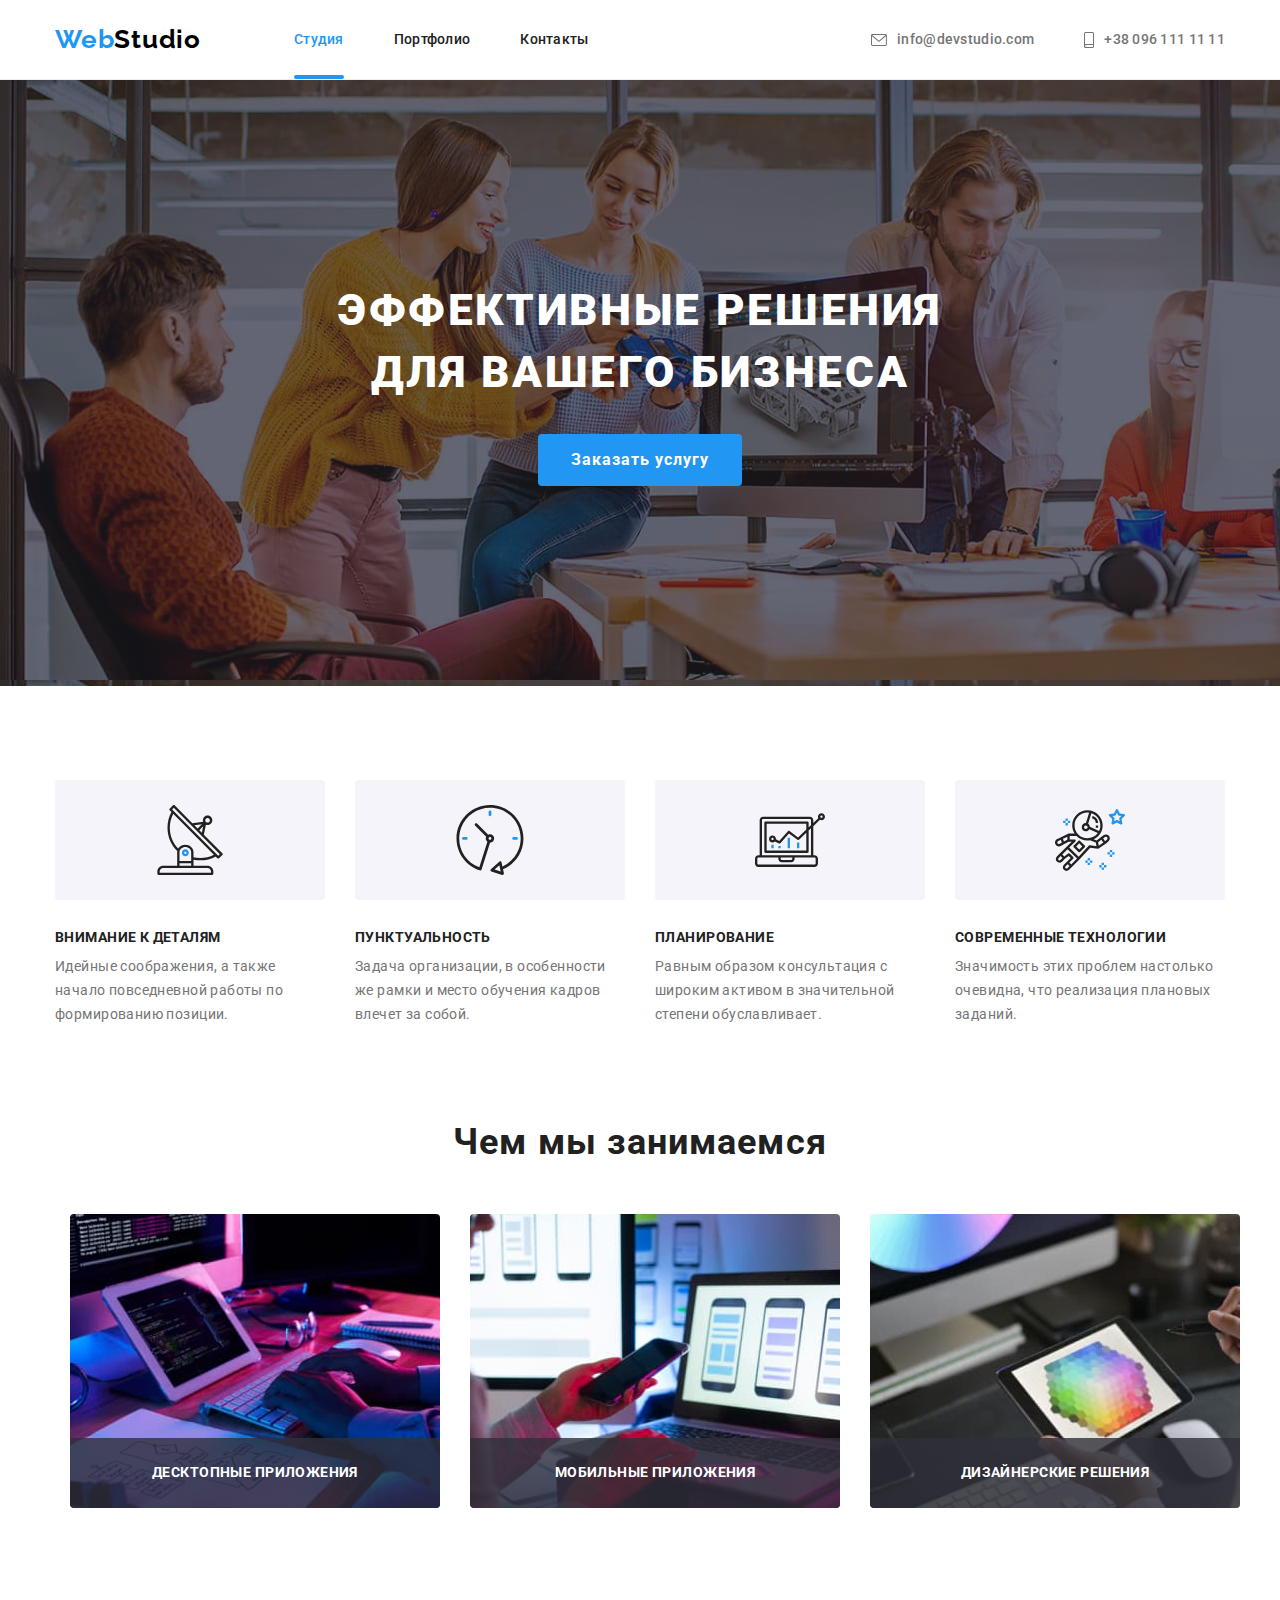
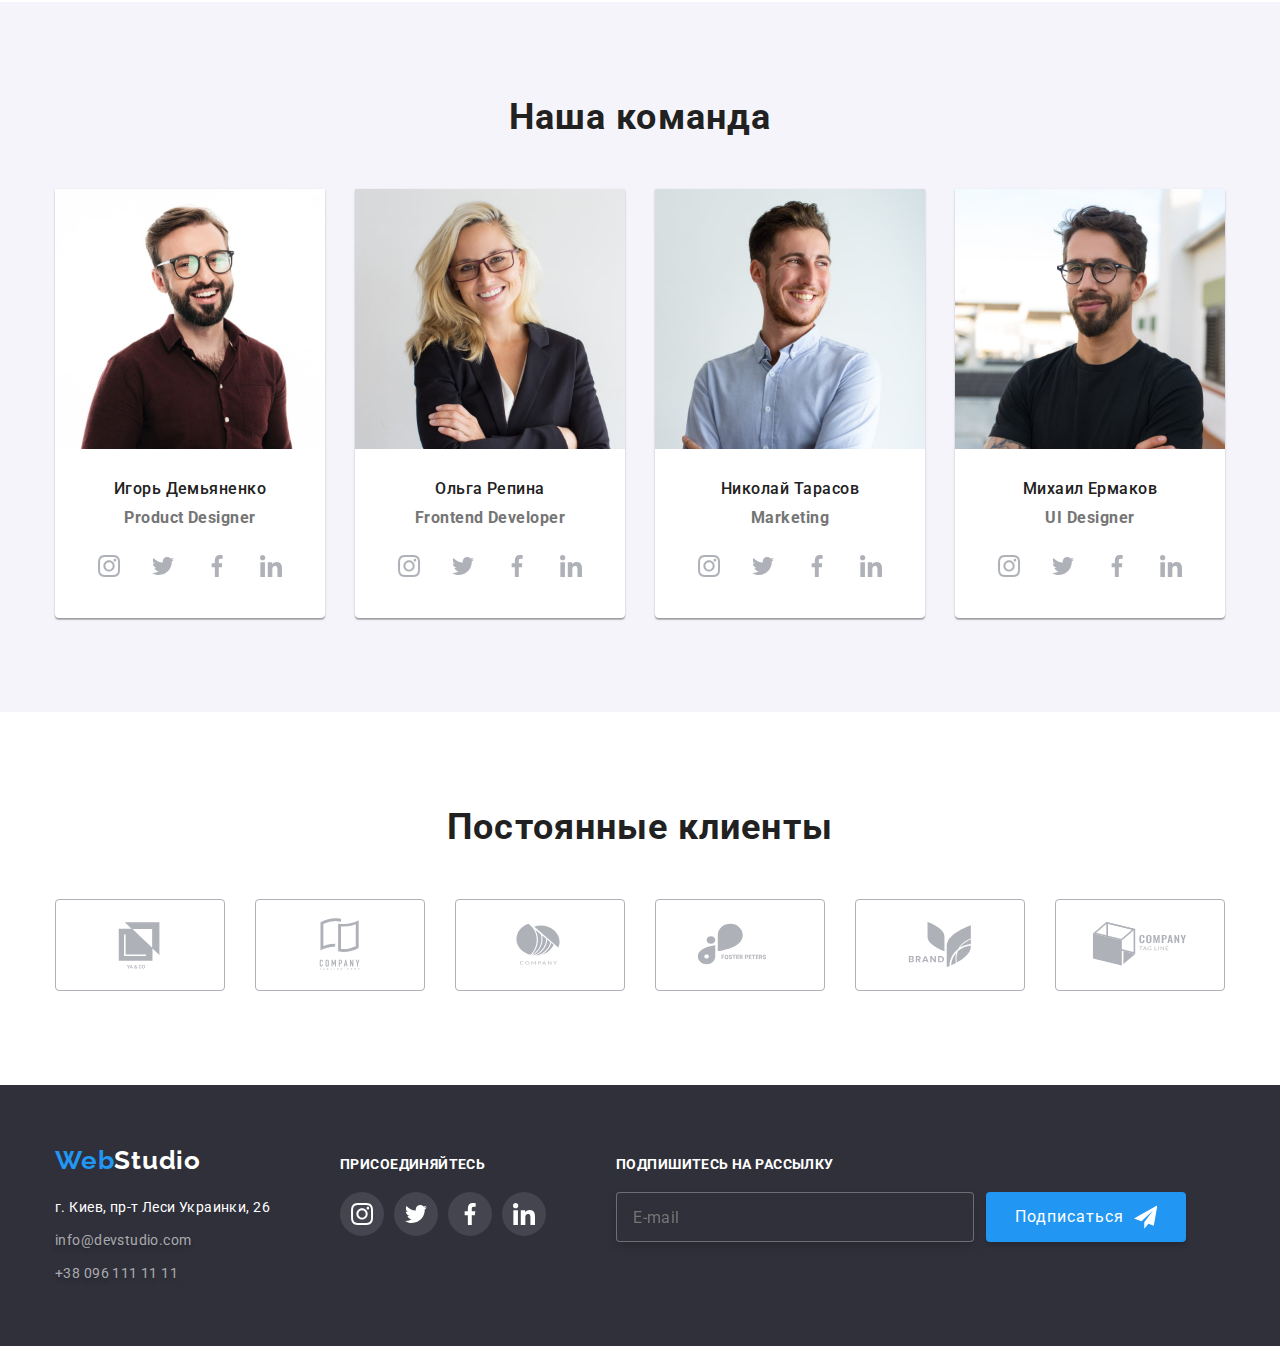
<file: index.html>
<!DOCTYPE html>
<html lang="ru">
  <head>
    <meta http-equiv="X-UA-Compatible" content="IE=edge" />
    <meta name="viewport" content="width=device-width, initial-scale=1.0" />
    <title>Document</title>
    <link rel="preconnect" href="https://fonts.googleapis.com" />
    <link rel="preconnect" href="https://fonts.gstatic.com" crossorigin />
    <link
      href="https://fonts.googleapis.com/css2?family=Raleway:wght@700&family=Roboto:wght@400;500;700;900&display=swap"
      rel="stylesheet"
    />
    <link
      rel="stylesheet"
      href="https://cdnjs.cloudflare.com/ajax/libs/modern-normalize/1.0.0/modern-normalize.min.css"
    />
    <link rel="stylesheet" href="./css/styles.css" />
  </head>
  <body class="body">
    <!--шапка сайта-->
    <header class="header">
      <div class="container header-container">
        <nav class="main-navigation">
          <a href="./index.html" class="logo link"
            ><span class="logo-text-first">Web</span
            ><span class="logo-text-second">Studio</span></a
          >
          <ul class="nav-list list">
            <li class="nav-item">
              <a href="./index.html" class="navigation-link current link"
                >Студия</a
              >
            </li>
            <li class="nav-item">
              <a href="./portfolio.html" class="navigation-link link"
                >Портфолио</a
              >
            </li>
            <li class="nav-item">
              <a href="" class="navigation-link link">Контакты</a>
            </li>
          </ul>
        </nav>
        <ul class="navigation-container list main-nav">
          <li class="nav-item contacts-link">
            <a
              href="mailto:chornyiav@gmail.com"
              class="navigation-contacts link"
            >
              <svg class="header-icon" width="16" height="12">
                <use href="./images/icons.svg#icon-envelope"></use>
              </svg>
              info@devstudio.com</a
            >
          </li>
          <li class="nav-item contacts-link">
            <a href="tel:+380961111111" class="navigation-contacts link">
              <svg class="header-icon" width="10" height="16">
                <use href="./images/icons.svg#icon-smartphone"></use>
              </svg>
              +38 096 111 11 11</a
            >
          </li>
        </ul>
      </div>
    </header>
    <main>
      <!--основная информация сайта-->
      <section class="section hero">
        <div class="container list">
          <h1 class="hero-text">
            Эффективные решения<br />
            для вашего бизнеса
          </h1>
          <button type="button" class="hero-button" data-modal-open>
            Заказать услугу
          </button>
          <div class="backdrop is-hidden" data-modal>
            <div class="modal">
              <button class="bnt-styles" data-modal-close>
                <svg class="hero-bnt-close">
                  <use href="./images/icons.svg#icon-close"></use>
                </svg>
              </button>
              <div>
                <form class="form-hero">
                  <h3 class="form-hero-title">
                    Оставьте свои данные, мы вам перезвоним
                  </h3>

                  <div class="form-hero-field">
                    <label for="user-name" class="form-hero-label">Имя</label>
                    <input
                      class="form-hero-input"
                      type="text"
                      name="user-name"
                      id="user-name"
                    />
                    <svg class="form-icon">
                      <use href="./images/icons.svg#icon-persona"></use>
                    </svg>
                  </div>
                  <div class="form-hero-field">
                    <label for="tel" class="form-hero-label">Телефон</label>
                    <input
                      class="form-hero-input"
                      type="tel"
                      name="tel"
                      id="tel"
                    />
                    <svg class="form-icon">
                      <use href="./images/icons.svg#icon-phone"></use>
                    </svg>
                  </div>
                  <div class="form-hero-field">
                    <label for="email" class="form-hero-label">Почта</label>
                    <input
                      class="form-hero-input"
                      type="email"
                      name="email"
                      id="email"
                    />
                    <svg class="form-icon">
                      <use href="./images/icons.svg#icon-vector"></use>
                    </svg>
                  </div>
                  <div class="form-hero-field">
                    <label for="comment" class="form-hero-label"
                      >Комментарий</label
                    >
                    <textarea
                      class="hero-comment"
                      name="comment"
                      id="comment"
                      rows="10"
                      placeholder="Введите текст"
                    ></textarea>
                  </div>
                  <div class="form-hero-field hero-mark">
                    <label class="mark-submit-text">
                      <input
                        class="mark-submit-check"
                        type="checkbox"
                        name="mark"
                      />
                      <svg class="mark-submit">
                        <use href="./images/icons.svg#icon-check"></use>
                      </svg>
                      Соглашаюсь с рассылкой и принимаю
                      <a class="mark-submit-enter" href=""
                        >Условия договора</a
                      ></label
                    >
                  </div>
                  <button class="bnt-hero-form" type="submit">Отправить</button>
                </form>
              </div>
            </div>
          </div>
        </div>
      </section>
      <!--стили работы-->
      <section class="section">
        <div class="container">
          <ul class="activity">
            <li class="activity-work-styles">
              <div class="activity-group-svg">
                <svg class="group-svg">
                  <use href="./images/icons.svg#icon-antenna"></use>
                </svg>
              </div>
              <h3 class="work-styles">Внимание к деталям</h3>
              <p class="work-styles-about">
                Идейные соображения, а также начало повседневной работы по
                формированию позиции.
              </p>
            </li>
            <li class="activity-work-styles">
              <div class="activity-group-svg">
                <svg class="group-svg">
                  <use href="./images/icons.svg#icon-clock"></use>
                </svg>
              </div>
              <h3 class="work-styles">Пунктуальность</h3>
              <p class="work-styles-about">
                Задача организации, в особенности же рамки и место обучения
                кадров влечет за собой.
              </p>
            </li>
            <li class="activity-work-styles">
              <div class="activity-group-svg">
                <svg class="group-svg">
                  <use href="./images/icons.svg#icon-diagram"></use>
                </svg>
              </div>
              <h3 class="work-styles">Планирование</h3>
              <p class="work-styles-about">
                Равным образом консультация с широким активом в значительной
                степени обуславливает.
              </p>
            </li>
            <li class="activity-work-styles">
              <div class="activity-group-svg">
                <svg class="group-svg">
                  <use href="./images/icons.svg#icon-astronaut"></use>
                </svg>
              </div>
              <h3 class="work-styles">Современные технологии</h3>
              <p class="work-styles-about">
                Значимость этих проблем настолько очевидна, что реализация
                плановых заданий.
              </p>
            </li>
          </ul>
        </div>
      </section>
      <!--направления работы-->
      <section class="section work-route">
        <div class="container">
          <h2 class="direction-work">Чем мы занимаемся</h2>
          <ul class="direction-work-sections">
            <li class="direction-work-photo">
              <div class="direction-work-cards">
                <img
                  src="./images/box1.jpg"
                  alt="создание проектов"
                  height="294"
                />
                <p class="labels">Десктопные приложения</p>
              </div>
            </li>
            <li class="direction-work-photo">
              <div class="direction-work-cards">
                <img
                  src="./images/box2.jpg"
                  alt="розработка приложений"
                  height="294"
                />
                <p class="labels">Мобильные приложения</p>
              </div>
            </li>
            <li class="direction-work-photo">
              <div class="direction-work-cards">
                <img
                  src="./images/box3.jpg"
                  alt="оформление интерфейса"
                  height="294"
                />
                <p class="labels">Дизайнерские решения</p>
              </div>
            </li>
          </ul>
        </div>
      </section>
      <!--наша команда-->
      <section class="section our-team-section">
        <div class="container">
          <h2 class="direction-work">Наша команда</h2>
          <ul class="team">
            <li class="our-team-people">
              <img
                src="./images/photo1.jpg"
                alt="Игорь Демьяненко"
                height="260"
              />
              <div class="persona-info">
                <h3 class="our-team">Игорь Демьяненко</h3>
                <p class="our-team-professions">Product Designer</p>
                <ul class="social-link">
                  <li class="social-cards">
                    <a href="" class="social-link-nav">
                      <svg class="social-pages">
                        <use href="./images/icons.svg#icon-instagram"></use>
                      </svg>
                    </a>
                  </li>
                  <li class="social-cards">
                    <a href="" class="social-link-nav">
                      <svg class="social-pages">
                        <use href="./images/icons.svg#icon-twitter"></use>
                      </svg>
                    </a>
                  </li>
                  <li class="social-cards">
                    <a href="" class="social-link-nav">
                      <svg class="social-pages">
                        <use href="./images/icons.svg#icon-facebook"></use>
                      </svg>
                    </a>
                  </li>
                  <li class="social-cards">
                    <a href="" class="social-link-nav">
                      <svg class="social-pages">
                        <use href="./images/icons.svg#icon-linkedin"></use>
                      </svg>
                    </a>
                  </li>
                </ul>
              </div>
            </li>
            <li class="our-team-people">
              <img src="./images/photo2.jpg" alt="Ольга Репина" height="260" />
              <div class="persona-info">
                <h3 class="our-team">Ольга Репина</h3>
                <p class="our-team-professions">Frontend Developer</p>
                <ul class="social-link">
                  <li class="social-cards">
                    <a href="" class="social-link-nav">
                      <svg class="social-pages">
                        <use href="./images/icons.svg#icon-instagram"></use>
                      </svg>
                    </a>
                  </li>
                  <li class="social-cards">
                    <a href="" class="social-link-nav">
                      <svg class="social-pages">
                        <use href="./images/icons.svg#icon-twitter"></use>
                      </svg>
                    </a>
                  </li>
                  <li class="social-cards">
                    <a href="" class="social-link-nav">
                      <svg class="social-pages">
                        <use href="./images/icons.svg#icon-facebook"></use>
                      </svg>
                    </a>
                  </li>
                  <li class="social-cards">
                    <a href="" class="social-link-nav">
                      <svg class="social-pages">
                        <use href="./images/icons.svg#icon-linkedin"></use>
                      </svg>
                    </a>
                  </li>
                </ul>
              </div>
            </li>
            <li class="our-team-people">
              <img
                src="./images/photo3.jpg"
                alt="Николай Тарасов"
                height="260"
              />
              <div class="persona-info">
                <h3 class="our-team">Николай Тарасов</h3>
                <p class="our-team-professions">Marketing</p>
                <ul class="social-link">
                  <li class="social-cards">
                    <a href="" class="social-link-nav">
                      <svg class="social-pages">
                        <use href="./images/icons.svg#icon-instagram"></use>
                      </svg>
                    </a>
                  </li>
                  <li class="social-cards">
                    <a href="" class="social-link-nav">
                      <svg class="social-pages">
                        <use href="./images/icons.svg#icon-twitter"></use>
                      </svg>
                    </a>
                  </li>
                  <li class="social-cards">
                    <a href="" class="social-link-nav">
                      <svg class="social-pages">
                        <use href="./images/icons.svg#icon-facebook"></use>
                      </svg>
                    </a>
                  </li>
                  <li class="social-cards">
                    <a href="" class="social-link-nav">
                      <svg class="social-pages">
                        <use href="./images/icons.svg#icon-linkedin"></use>
                      </svg>
                    </a>
                  </li>
                </ul>
              </div>
            </li>
            <li class="our-team-people">
              <img
                src="./images/photo4.jpg"
                alt="Михаил Ермаков"
                height="260"
              />
              <div class="persona-info">
                <h3 class="our-team">Михаил Ермаков</h3>
                <p class="our-team-professions">UI Designer</p>
                <ul class="social-link">
                  <li class="social-cards">
                    <a href="" class="social-link-nav">
                      <svg class="social-pages">
                        <use href="./images/icons.svg#icon-instagram"></use>
                      </svg>
                    </a>
                  </li>
                  <li class="social-cards">
                    <a href="" class="social-link-nav">
                      <svg class="social-pages">
                        <use href="./images/icons.svg#icon-twitter"></use>
                      </svg>
                    </a>
                  </li>
                  <li class="social-cards">
                    <a href="" class="social-link-nav">
                      <svg class="social-pages">
                        <use href="./images/icons.svg#icon-facebook"></use>
                      </svg>
                    </a>
                  </li>
                  <li class="social-cards">
                    <a href="" class="social-link-nav">
                      <svg class="social-pages">
                        <use href="./images/icons.svg#icon-linkedin"></use>
                      </svg>
                    </a>
                  </li>
                </ul>
              </div>
            </li>
          </ul>
        </div>
      </section>
      <section class="section">
        <div class="container list">
          <h2 class="direction-work">Постоянные клиенты</h2>
          <ul class="company">
            <li class="company-block">
              <a href="" class="company-item">
                <svg class="company-logo">
                  <use href="./images/icons.svg#icon-logo-1"></use>
                </svg>
              </a>
            </li>
            <li class="company-block">
              <a href="" class="company-item">
                <svg class="company-logo">
                  <use href="./images/icons.svg#icon-logo-2"></use>
                </svg>
              </a>
            </li>
            <li class="company-block">
              <a href="" class="company-item">
                <svg class="company-logo">
                  <use href="./images/icons.svg#icon-logo-3"></use>
                </svg>
              </a>
            </li>
            <li class="company-block">
              <a href="" class="company-item">
                <svg class="company-logo">
                  <use href="./images/icons.svg#icon-logo-4"></use>
                </svg>
              </a>
            </li>
            <li class="company-block">
              <a href="" class="company-item">
                <svg class="company-logo">
                  <use href="./images/icons.svg#icon-logo-5"></use>
                </svg>
              </a>
            </li>
            <li class="company-block">
              <a href="" class="company-item">
                <svg class="company-logo">
                  <use href="./images/icons.svg#icon-logo-6"></use>
                </svg>
              </a>
            </li>
          </ul>
        </div>
      </section>
    </main>
    <!--подвал страницы-->
    <footer class="footer">
      <div class="container footer-content">
        <div class="footer-content-pages">
          <a href="./index.html" class="logo link"
            ><span class="logo-text-first">Web</span
            ><span class="logo-text-second-footer">Studio</span></a
          >
          <address class="footer-address footer-address-italic">
            г. Киев, пр-т Леси Украинки, 26
            <ul class="footer-contacts-info">
              <li class="footer-link-nav">
                <a
                  href="mailto:chornyiav@gmail.com"
                  class="footer-contacts link"
                  >info@devstudio.com</a
                >
              </li>
              <li class="footer-link-nav">
                <a href="tel:+380961111111" class="footer-contacts link"
                  >+38 096 111 11 11</a
                >
              </li>
            </ul>
          </address>
        </div>
        <div class="footer-content-pages">
          <h3 class="footer-web">ПРИСОЕДИНЯЙТЕСЬ</h3>
          <ul class="social-link-footer">
            <li class="footer-social-pages">
              <a href="" class="social-link-nav-footer">
                <svg class="social-pages-footer">
                  <use href="./images/icons.svg#icon-instagram"></use>
                </svg>
              </a>
            </li>
            <li class="footer-social-pages">
              <a href="" class="social-link-nav-footer">
                <svg class="social-pages-footer">
                  <use href="./images/icons.svg#icon-twitter"></use>
                </svg>
              </a>
            </li>
            <li class="footer-social-pages">
              <a href="" class="social-link-nav-footer">
                <svg class="social-pages-footer">
                  <use href="./images/icons.svg#icon-facebook"></use>
                </svg>
              </a>
            </li>
            <li class="footer-social-pages">
              <a href="" class="social-link-nav-footer">
                <svg class="social-pages-footer">
                  <use href="./images/icons.svg#icon-linkedin"></use>
                </svg>
              </a>
            </li>
          </ul>
        </div>
        <div class="footer-content-pages">
          <h3 class="footer-web">Подпишитесь на рассылку</h3>
          <form class="footer-form">
            <input
              class="footer-input"
              type="email"
              name="email"
              placeholder="E-mail"
            />
            <button class="btn-footer" type="submit">
              Подписаться
              <svg class="btn-footer-send">
                <use href="./images/icons.svg#icon-send"></use>
              </svg>
            </button>
          </form>
        </div>
      </div>
    </footer>
    <script src="./js/modal.js"></script>
  </body>
</html>
</file>
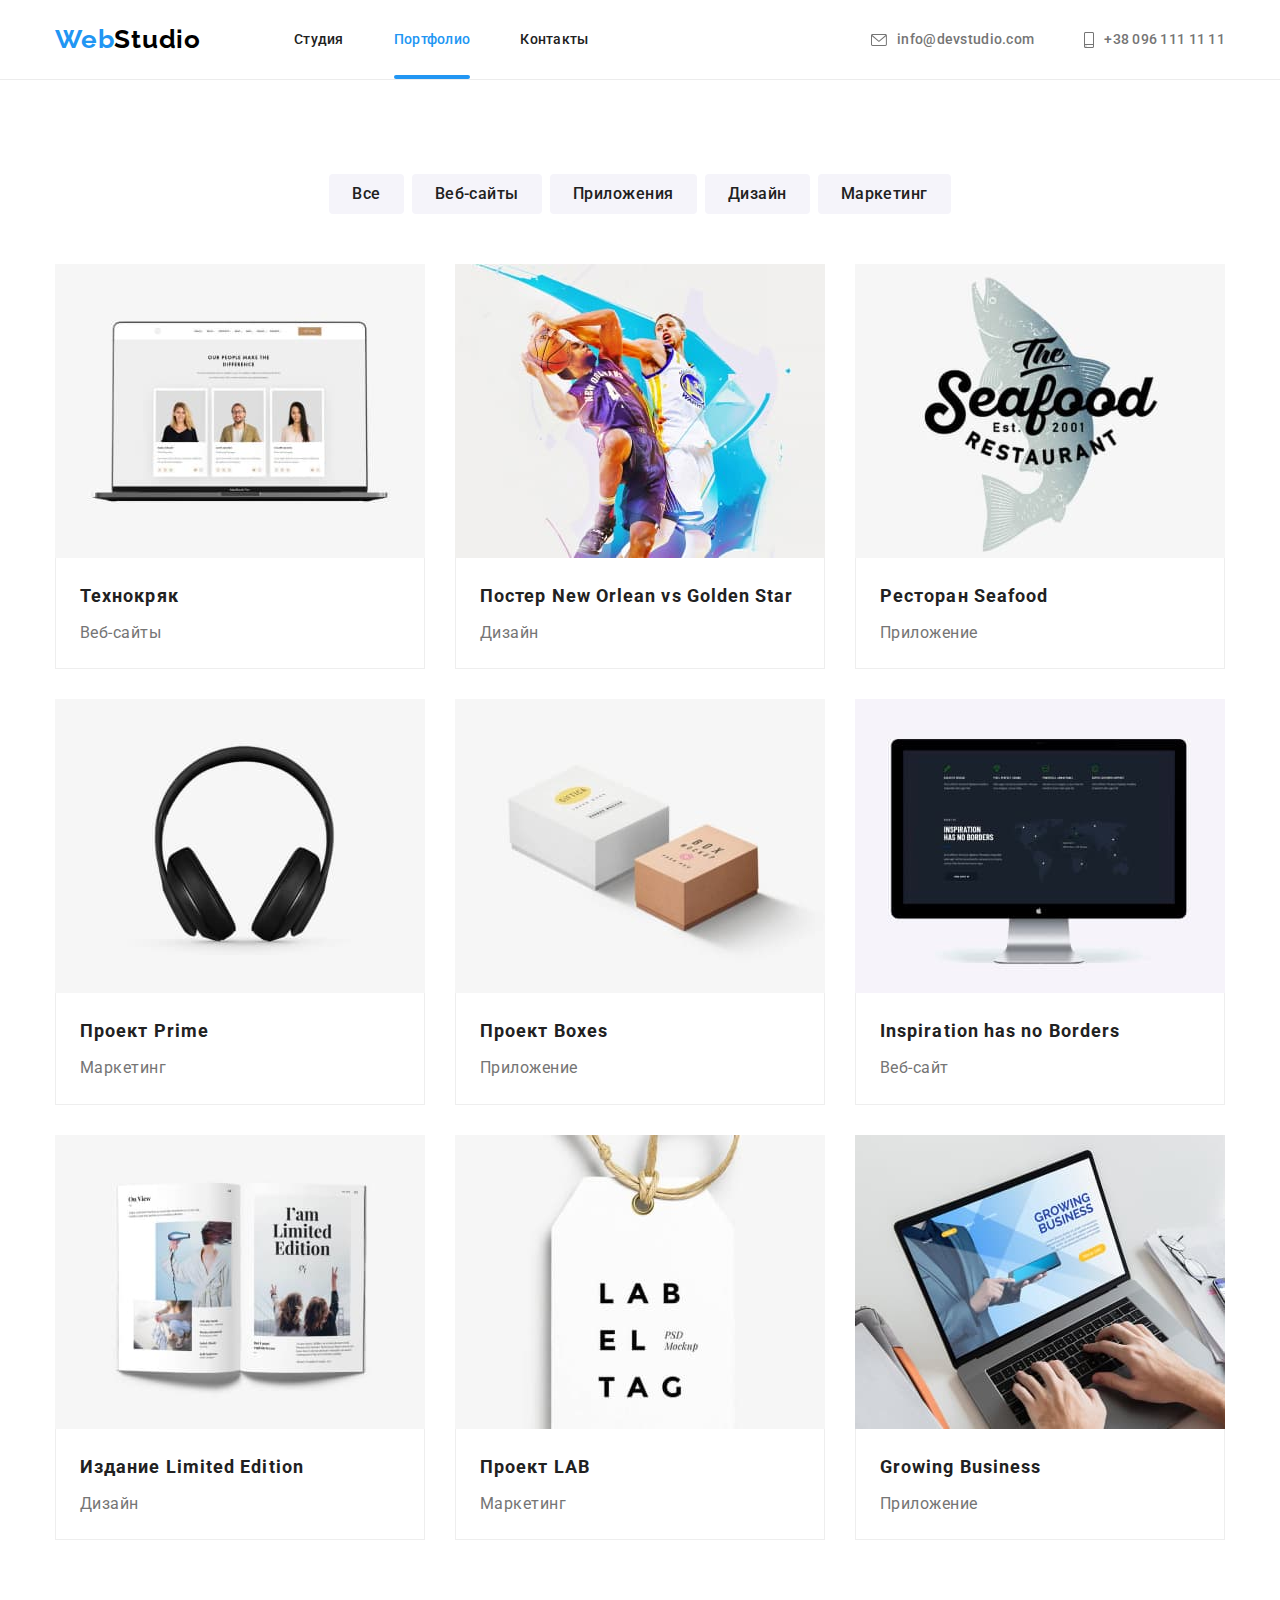
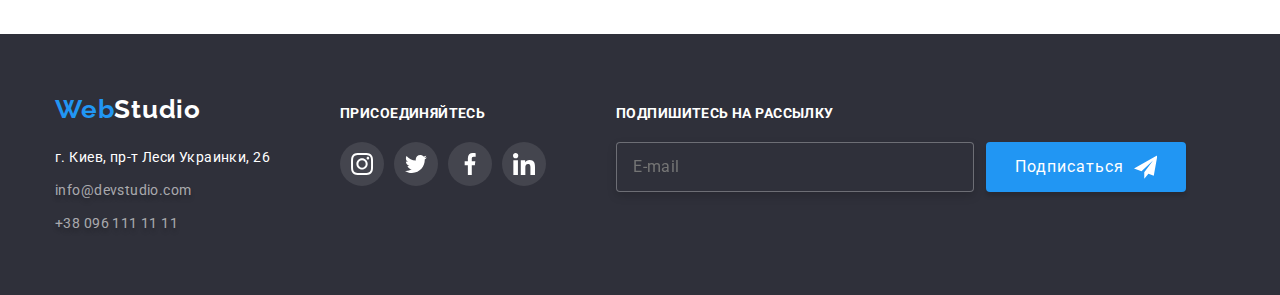
<file: portfolio.html>
<!DOCTYPE html>
<html lang="ru">
  <head>
    <meta charset="UTF-8" />
    <meta http-equiv="X-UA-Compatible" content="IE=edge" />
    <meta name="viewport" content="width=device-width, initial-scale=1.0" />
    <title>Document</title>
    <link rel="preconnect" href="https://fonts.googleapis.com" />
    <link rel="preconnect" href="https://fonts.gstatic.com" crossorigin />
    <link
      href="https://fonts.googleapis.com/css2?family=Raleway:wght@700&family=Roboto:wght@400;500;700;900&display=swap"
      rel="stylesheet"
    />
    <link
      rel="stylesheet"
      href="https://cdnjs.cloudflare.com/ajax/libs/modern-normalize/1.0.0/modern-normalize.min.css"
    />
    <link rel="stylesheet" href="./css/styles.css" />
  </head>
  <body class="body">
    <!--шапка сайта-->
    <header class="header">
      <div class="container header-container">
        <nav class="main-navigation">
          <a href="./index.html" class="logo link"
            ><span class="logo-text-first">Web</span
            ><span class="logo-text-second">Studio</span></a
          >
          <ul class="nav-list list">
            <li class="nav-item">
              <a href="./index.html" class="navigation-link link">Студия</a>
            </li>
            <li class="nav-item">
              <a href="./portfolio.html" class="navigation-link current link"
                >Портфолио</a
              >
            </li>
            <li class="nav-item">
              <a href="" class="navigation-link link">Контакты</a>
            </li>
          </ul>
        </nav>
        <ul class="navigation-container list main-nav">
          <li class="nav-item contacts-link">
            <a
              href="mailto:chornyiav@gmail.com"
              class="navigation-contacts link"
            >
              <svg class="header-icon" width="16" height="12">
                <use href="./images/icons.svg#icon-envelope"></use>
              </svg>
              info@devstudio.com</a
            >
          </li>
          <li class="nav-item contacts-link">
            <a href="tel:+380961111111" class="navigation-contacts link">
              <svg class="header-icon" width="10" height="16">
                <use href="./images/icons.svg#icon-smartphone"></use>
              </svg>
              +38 096 111 11 11</a
            >
          </li>
        </ul>
      </div>
    </header>
    <!--основная информация сайта-->
    <main>
      <section class="section">
        <div class="container">
          <ul class="filter-flex list">
            <li class="filter-bnt">
              <button type="button" class="filter">Все</button>
            </li>
            <li class="filter-bnt">
              <button type="button" class="filter">Веб-сайты</button>
            </li>
            <li class="filter-bnt">
              <button type="button" class="filter">Приложения</button>
            </li>
            <li class="filter-bnt">
              <button type="button" class="filter">Дизайн</button>
            </li>
            <li class="filter-bnt">
              <button type="button" class="filter">Маркетинг</button>
            </li>
          </ul>
          <ul class="portfolio list">
            <li class="portfolio-cards">
              <a href="" class="portfolio-cards-block link">
                <div class="portfolio-overley">
                  <img
                    src="./images/img1.jpg"
                    alt="Технокряк"
                    width="370"
                    height="294"
                  />
                  <p class="overley-text">
                    Технокряк это современная площадка распространения
                    коронавируса. Компании используют эту платформу для
                    цифрового шпионажа и атак на защищённые сервера конкурентов.
                  </p>
                </div>

                <div class="portfolio-cards-group">
                  <h2 class="porfolio-works">Технокряк</h2>
                  <p class="porfolio-works-views">Веб-сайты</p>
                </div>
              </a>
            </li>
            <li class="portfolio-cards">
              <a href="" class="portfolio-cards-block link">
                <div class="portfolio-overley">
                  <img
                    src="./images/img2.jpg"
                    alt="Постер New Orlean vs Golden Star"
                    width="370"
                    height="294"
                  />
                  <p class="overley-text">
                    Технокряк это современная площадка распространения
                    коронавируса. Компании используют эту платформу для
                    цифрового шпионажа и атак на защищённые сервера конкурентов.
                  </p>
                </div>

                <div class="portfolio-cards-group">
                  <h2 class="porfolio-works">
                    Постер New Orlean vs Golden Star
                  </h2>
                  <p class="porfolio-works-views">Дизайн</p>
                </div>
              </a>
            </li>
            <li class="portfolio-cards">
              <a href="" class="portfolio-cards-block link">
                <div class="portfolio-overley">
                  <img
                    src="./images/img3.jpg"
                    alt="Ресторан Seafood"
                    width="370"
                    height="294"
                  />
                  <p class="overley-text">
                    Технокряк это современная площадка распространения
                    коронавируса. Компании используют эту платформу для
                    цифрового шпионажа и атак на защищённые сервера конкурентов.
                  </p>
                </div>
                <div class="portfolio-cards-group">
                  <h2 class="porfolio-works">Ресторан Seafood</h2>
                  <p class="porfolio-works-views">Приложение</p>
                </div>
              </a>
            </li>
            <li class="portfolio-cards">
              <a href="" class="portfolio-cards-block link">
                <div class="portfolio-overley">
                  <img
                    src="./images/img4.jpg"
                    alt="Проект Prime"
                    width="370"
                    height="294"
                  />
                  <p class="overley-text">
                    Технокряк это современная площадка распространения
                    коронавируса. Компании используют эту платформу для
                    цифрового шпионажа и атак на защищённые сервера конкурентов.
                  </p>
                </div>

                <div class="portfolio-cards-group">
                  <h2 class="porfolio-works">Проект Prime</h2>
                  <p class="porfolio-works-views">Маркетинг</p>
                </div>
              </a>
            </li>
            <li class="portfolio-cards">
              <a href="" class="portfolio-cards-block link">
                <div class="portfolio-overley">
                  <img
                    src="./images/img5.jpg"
                    alt="Проект Boxes"
                    width="370"
                    height="294"
                  />
                  <p class="overley-text">
                    Технокряк это современная площадка распространения
                    коронавируса. Компании используют эту платформу для
                    цифрового шпионажа и атак на защищённые сервера конкурентов.
                  </p>
                </div>

                <div class="portfolio-cards-group">
                  <h2 class="porfolio-works">Проект Boxes</h2>
                  <p class="porfolio-works-views">Приложение</p>
                </div>
              </a>
            </li>
            <li class="portfolio-cards">
              <a href="" class="portfolio-cards-block link">
                <div class="portfolio-overley">
                  <img
                    src="./images/img6.jpg"
                    alt="Inspiration has no Borders"
                    width="370"
                    height="294"
                  />
                  <p class="overley-text">
                    Технокряк это современная площадка распространения
                    коронавируса. Компании используют эту платформу для
                    цифрового шпионажа и атак на защищённые сервера конкурентов.
                  </p>
                </div>

                <div class="portfolio-cards-group">
                  <h2 class="porfolio-works">Inspiration has no Borders</h2>
                  <p class="porfolio-works-views">Веб-сайт</p>
                </div>
              </a>
            </li>
            <li class="portfolio-cards">
              <a href="" class="portfolio-cards-block link">
                <div class="portfolio-overley">
                  <img
                    src="./images/img7.jpg"
                    alt="Издание Limited Edition"
                    width="370"
                    height="294"
                  />
                  <p class="overley-text">
                    Технокряк это современная площадка распространения
                    коронавируса. Компании используют эту платформу для
                    цифрового шпионажа и атак на защищённые сервера конкурентов.
                  </p>
                </div>

                <div class="portfolio-cards-group">
                  <h2 class="porfolio-works">Издание Limited Edition</h2>
                  <p class="porfolio-works-views">Дизайн</p>
                </div>
              </a>
            </li>
            <li class="portfolio-cards">
              <a href="" class="portfolio-cards-block link">
                <div class="portfolio-overley">
                  <img
                    src="./images/img8.jpg"
                    alt="Проект LAB"
                    width="370"
                    height="294"
                  />
                  <p class="overley-text">
                    Технокряк это современная площадка распространения
                    коронавируса. Компании используют эту платформу для
                    цифрового шпионажа и атак на защищённые сервера конкурентов.
                  </p>
                </div>
                <div class="portfolio-cards-group">
                  <h2 class="porfolio-works">Проект LAB</h2>
                  <p class="porfolio-works-views">Маркетинг</p>
                </div>
              </a>
            </li>
            <li class="portfolio-cards">
              <a href="" class="portfolio-cards-block link">
                <div class="portfolio-overley">
                  <img
                    src="./images/img9.jpg"
                    alt="Growing Business"
                    width="370"
                    height="294"
                  />
                  <p class="overley-text">
                    Технокряк это современная площадка распространения
                    коронавируса. Компании используют эту платформу для
                    цифрового шпионажа и атак на защищённые сервера конкурентов.
                  </p>
                </div>

                <div class="portfolio-cards-group">
                  <h2 class="porfolio-works">Growing Business</h2>
                  <p class="porfolio-works-views">Приложение</p>
                </div>
              </a>
            </li>
          </ul>
        </div>
      </section>
    </main>
    <!--подвал страницы-->
    <footer class="footer">
      <div class="container footer-content">
        <div class="footer-content-pages">
          <a href="./index.html" class="logo link"
            ><span class="logo-text-first">Web</span
            ><span class="logo-text-second-footer">Studio</span></a
          >
          <address class="footer-address footer-address-italic">
            г. Киев, пр-т Леси Украинки, 26
            <ul class="footer-contacts-info">
              <li class="footer-link-nav">
                <a
                  href="mailto:chornyiav@gmail.com"
                  class="footer-contacts link"
                  >info@devstudio.com</a
                >
              </li>
              <li class="footer-link-nav">
                <a href="tel:+380961111111" class="footer-contacts link"
                  >+38 096 111 11 11</a
                >
              </li>
            </ul>
          </address>
        </div>
        <div class="footer-content-pages">
          <h3 class="footer-web">ПРИСОЕДИНЯЙТЕСЬ</h3>
          <ul class="social-link-footer">
            <li class="footer-social-pages">
              <a href="" class="social-link-nav-footer">
                <svg class="social-pages-footer">
                  <use href="./images/icons.svg#icon-instagram"></use>
                </svg>
              </a>
            </li>
            <li class="footer-social-pages">
              <a href="" class="social-link-nav-footer">
                <svg class="social-pages-footer">
                  <use href="./images/icons.svg#icon-twitter"></use>
                </svg>
              </a>
            </li>
            <li class="footer-social-pages">
              <a href="" class="social-link-nav-footer">
                <svg class="social-pages-footer">
                  <use href="./images/icons.svg#icon-facebook"></use>
                </svg>
              </a>
            </li>
            <li class="footer-social-pages">
              <a href="" class="social-link-nav-footer">
                <svg class="social-pages-footer">
                  <use href="./images/icons.svg#icon-linkedin"></use>
                </svg>
              </a>
            </li>
          </ul>
        </div>
        <div class="footer-content-pages">
          <h3 class="footer-web">Подпишитесь на рассылку</h3>
          <form class="footer-form">
            <input
              class="footer-input"
              type="email"
              name="email"
              placeholder="E-mail"
            />
            <button class="btn-footer" type="submit">
              Подписаться
              <svg class="btn-footer-send">
                <use href="./images/icons.svg#icon-send"></use>
              </svg>
            </button>
          </form>
        </div>
      </div>
    </footer>
  </body>
</html>
</file>
<file: css/styles.css>
:root {
  --primary-text-color: #757575;
  --title-text-color: #212121;
  --accent-color: #2196f3;
  --primary-bg-color: #ffffff;
  --section-bg-our-team-color: #f5f4fa;
  --secondary-bg-color: #2f303a;
  --contact-color: rgba(255, 255, 255, 0.6);
  --text-shadow-color: 0px 4px 4px rgba(0, 0, 0, 0.25);
  --logo-color: #000000;
}
ul,
li,
h1,
h2,
h3,
p {
  padding-inline-start: 0;
  margin-block-start: 0;
  margin-block-end: 0;
  margin-inline-start: 0;
  margin-inline-end: 0;
}
img {
  display: block;
}
.body {
  background-color: var(--primary-bg-color);
  color: var(--primary-text-color);
  font-family: Roboto;
  font-size: 14px;
  line-height: 1.7;
  letter-spacing: 0.03em;
  margin: 0;
}
.list {
  padding: 0;
  margin: 0;
}
.container {
  width: 1200px;
  padding: 0 15px 0 15px;
  margin: 0 auto;
}
.section {
  padding: 94px 0;
}

.header {
  border-bottom: 1px solid #ececec;
}
.header-container {
  display: flex;
  align-items: center;
}
.main-navigation {
  display: flex;
  align-items: center;
}
.nav-list {
  display: flex;
  margin-left: 93px;
}
.logo {
  font-family: Raleway;
}
.logo-text-first {
  color: var(--accent-color);
  font-weight: 700;
  font-size: 26px;
  line-height: 1.2;
  letter-spacing: 0.03em;
  list-style: none;
}
.logo-text-second {
  color: var(--logo-color);
  font-weight: 700;
  font-size: 26px;
  line-height: 1.2;
  letter-spacing: 0.03em;
  list-style: none;
}
.navigation {
  font-weight: 500;
  font-size: 14px;
  line-height: 1.1;
  letter-spacing: 0.02em;
}
.navigation-link {
  display: block;
  position: relative;
  padding-top: 32px;
  padding-bottom: 32px;
  font-weight: 500;
  font-size: 14px;
  line-height: 1.1;
  letter-spacing: 0.02em;
  color: var(--title-text-color);
  transition-property: color;
  transition-duration: 250ms;
  transition-timing-function: cubic-bezier(0.4, 0, 0.2, 1);
}
.navigation-link.current::after {
  content: "";
  position: absolute;
  bottom: 0;
  left: 0;
  width: 100%;
  height: 4px;
  display: block;
  border-radius: 2px;
  background-color: var(--accent-color);
}
.navigation-link.current {
  color: var(--accent-color);
}
.navigation-link:hover,
.navigation-link:focus {
  color: var(--accent-color);
}
.navigation-contacts {
  display: flex;
  align-items: center;
  color: var(--primary-text-color);
  font-weight: 500;
  font-size: 14px;
  line-height: 1.1;
  letter-spacing: 0.02em;
  transition-property: color;
  transition-duration: 250ms;
  transition-timing-function: cubic-bezier(0.4, 0, 0.2, 1);
}
.navigation-contacts:focus,
.navigation-contacts:hover {
  color: var(--accent-color);
}
.navigation-container {
  display: flex;
  align-items: center;
  margin-left: auto;
}
.nav-item + .nav-item {
  margin-left: 50px;
}
.nav-item {
  align-content: center;
}
.header-icon {
  fill: currentColor;
  margin-right: 10px;
}

.hero {
  padding: 200px 0;
  text-align: center;
  background-color: var(--secondary-bg-color);
  background-image: linear-gradient(
      to right,
      rgba(47, 48, 58, 0.4),
      rgba(47, 48, 58, 0.4)
    ),
    url("../images/img-hero.jpg");
  max-width: 1600px;
  margin-left: auto;
  margin-right: auto;
}
.hero-text {
  color: var(--primary-bg-color);
  font-weight: 900;
  font-size: 44px;
  line-height: 1.4;
  letter-spacing: 0.06em;
  text-transform: uppercase;
  margin-top: 0;
  margin-bottom: 30px;
}

.hero-button {
  font-family: Roboto;
  background-color: var(--accent-color);
  color: var(--primary-bg-color);
  font-weight: 700;
  font-size: 16px;
  line-height: 1.9;
  display: flex;
  align-items: center;
  letter-spacing: 0.06em;
  cursor: pointer;
  border-radius: 4px;
  margin-left: auto;
  margin-right: auto;
  padding: 10px 32px;
  min-width: 200px;
  text-align: center;
  border: 1px solid transparent;
}
.hero-button:focus,
.hero-button:hover {
  background: #188ce8;
}

.backdrop {
  position: fixed;
  width: 100%;
  height: 100%;
  left: 0px;
  top: 0px;
  background: rgba(0, 0, 0, 0.2);
  opacity: 1;
  transition: opacity 250ms cubic-bezier(0.4, 0, 0.2, 1),
    visibility 250ms cubic-bezier(0.4, 0, 0.2, 1);
}

.backdrop.is-hidden {
  visibility: hidden;
  opacity: 0;
  pointer-events: none;
}
.backdrop.is-hidden .modal {
  transform: translate(-50%, -50%) scale(0.9);
}
.modal {
  position: absolute;
  top: 50%;
  left: 50%;
  transform: translate(-50%, -50%) scale(1);
  min-width: 528px;
  min-height: 581px;
  background: #ffffff;
  box-shadow: 0px 1px 3px rgba(0, 0, 0, 0.12), 0px 1px 1px rgba(0, 0, 0, 0.14),
    0px 2px 1px rgba(0, 0, 0, 0.2);
  border-radius: 4px;
  transition: transform 250ms cubic-bezier(0.4, 0, 0.2, 1);
}

.bnt-styles {
  position: absolute;
  top: 8px;
  right: 8px;
  height: 30px;
  width: 30px;
  background: #ffffff;
  border: 1px solid rgba(0, 0, 0, 0.1);
  border-radius: 50%;
  display: flex;
  align-items: center;
  justify-content: center;
  z-index: 10;
  cursor: pointer;
}
.hero-bnt-close {
  width: 18px;
  height: 18px;
  fill: #000000;
  transition-property: fill;
  transition-duration: 250ms;
  transition-timing-function: cubic-bezier(0.4, 0, 0.2, 1);
}

.bnt-styles:focus .hero-bnt-close,
.bnt-styles:hover .hero-bnt-close {
  fill: var(--accent-color);
}

.form-hero {
  position: relative;
  width: 528px;
  height: 581px;
  padding: 40px;
}
.form-hero-title {
  display: flex;
  flex-direction: column;
  justify-content: center;
  font-weight: 700;
  font-size: 20px;
  line-height: 1.15px;

  letter-spacing: 0.03em;
  margin-bottom: 12px;
  height: 23px;

  color: #212121;
}
.form-hero-field {
  display: flex;
  flex-direction: column;

  font-size: 12px;
  line-height: 1.7;
  letter-spacing: 0.01em;
  color: #757575;
  text-align: justify;
  position: relative;
}
.form-hero-field:hover,
.form-hero-field:hover {
  color: #2196f3;
  fill: #2196f3;
}
.form-hero-field:nth-child(-n + 4) {
  margin-bottom: 10px;
}

.form-hero-field:focus-within .hero-comment {
  border: 2px solid #2196f3;
}

.form-hero-field:focus-within .form-hero-input {
  border: 2px solid #2196f3;
}
.form-hero-field:focus-within .form-icon {
  fill: #2196f3;
}
.form-hero-input {
  padding-left: 42px;
  margin: 0;
  border: 1px solid rgba(33, 33, 33, 0.2);
  border-radius: 4px;
  height: 40px;
  position: relative;
  outline: none;
}

.form-hero-label {
  margin-bottom: 4px;
}
.hero-comment {
  outline: none;
}
.form-hero-field input::placeholder {
  font-size: 12px;
  line-height: 1.17;
  letter-spacing: 0.01em;
  color: rgba(117, 117, 117, 0.5);
}

textarea {
  resize: none;
  height: 120px;
  padding: 12px 16px;
}

.form-hero-field:hover .hero-comment {
  border: 1px solid #2196f3;
}

.hero-mark {
  flex-direction: row;
  flex-direction: row;
  display: block;
  margin-bottom: 30px;
  margin-top: 20px;
}

.mark-submit-check {
  width: 1px;
  height: 1px;
  margin: -1px;
  padding: 0;
  border: 0;
  overflow: hidden;
  clip: rect(0 0 0 0);
  position: absolute;
}

.mark-submit {
  width: 16px;
  height: 15px;
  background: #2196f3;
  fill: none;
  margin-right: 9px;
  background-color: var(--primary-bg-color);
  border: 0.2px solid var(--primary-text-color);
  border-radius: 2px;
  transition: fill 250ms cubic-bezier(0.4, 0, 0.2, 1),
    background-color 250ms cubic-bezier(0.4, 0, 0.2, 1);
}

.mark-submit-check:checked + .mark-submit {
  fill: var(--primary-bg-color);
  background-color: var(--accent-color);
  border: transparent;
}

.mark-submit-text {
  font-size: 14px;
  line-height: 24px;
  letter-spacing: 0.03em;
  color: #757575;
  margin-top: 20px;

  display: flex;
  align-items: center;
}
.mark-submit-enter {
  color: var(--accent-color);
  margin-left: 5px;
}

.form-icon {
  position: absolute;
  top: 35px;
  bottom: 11px;
  left: 12px;
  height: 18px;
  width: 18px;
  display: inline-block;
}

.bnt-hero-form {
  width: 200px;
  height: 50px;
  background: #2196f3;
  box-shadow: 0px 4px 4px rgba(0, 0, 0, 0.15);
  border-radius: 4px;
  font-weight: 700;
  font-size: 16px;
  line-height: 1.88;
  letter-spacing: 0.06em;
  border: none;
  padding: 10px 55px;

  color: #ffffff;
}

.bnt-hero-form:hover,
.bnt-hero-form:focus {
  background: #188ce8;
}

.activity {
  display: flex;
  text-align: left;
}

.activity-work-styles + .activity-work-styles {
  margin-left: 30px;
}
.activity-work-styles {
  margin-right: 0;
  width: 270px;
}
.work-styles {
  color: var(--title-text-color);
  font-weight: 700;
  font-size: 14px;
  line-height: 1.1;
  letter-spacing: 0.03em;
  text-transform: uppercase;
  margin-bottom: 10px;
}

.activity-group-svg {
  background: #f5f4fa;
  border-radius: 4px;
  display: flex;
  justify-content: center;
  align-items: center;
  margin-bottom: 30px;
  min-height: 120px;
}
.group-svg {
  width: 70px;
  height: 70px;
}

.work-route {
  padding-top: 0px;
}

.direction-work {
  color: var(--title-text-color);
  font-weight: 700;
  font-size: 36px;
  line-height: 1.2;
  text-align: center;
  letter-spacing: 0.03em;
  margin-bottom: 50px;
  margin-top: 0px;
}
.direction-work-sections {
  display: flex;
  flex-wrap: nowrap;
  justify-content: center;
}
.direction-work-cards {
  position: relative;
  border-radius: 4px;
  overflow: hidden;
  margin-left: 30px;
  padding: 0;
}

.direction-work-cards:not(:last-child) {
  margin-left: 0;
}

.labels {
  position: absolute;
  bottom: 0;
  right: 0;
  left: 0;
  margin: 0;
  padding: 27px 0;
  border-bottom-left-radius: 4px;
  background: rgba(47, 48, 58, 0.8);
  font-weight: 700;
  font-size: 14px;
  line-height: 1.14;
  text-align: center;
  align-items: center;
  letter-spacing: 0.03em;
  text-transform: uppercase;
  color: #ffffff;
}
.our-team-section {
  background-color: var(--section-bg-our-team-color);
  font-weight: 700;
  font-size: 36px;
  line-height: 1.2;
  text-align: center;
  letter-spacing: 0.03em;
  margin-top: 0px;
  padding-left: 0;
}
.team {
  display: flex;
}
.persona-info {
  padding: 30px 0 30px 0;
}
.our-team {
  color: var(--title-text-color);
  font-weight: 500;
  font-size: 16px;
  line-height: 1.2;
  text-align: center;
  letter-spacing: 0.03em;
  margin-bottom: 10px;
}
.social-link {
  display: flex;
  align-items: center;
  justify-content: center;
}

.social-cards + .social-cards {
  margin-left: 10px;
}
.social-link-nav {
  display: block;
  height: 44px;
  width: 44px;
  border-radius: 50%;
  background-color: transparent;
  transition-property: background-color;
  transition-duration: 250ms;
  transition-timing-function: cubic-bezier(0.4, 0, 0.2, 1);
}
.social-link-nav:hover,
.social-link-nav:focus {
  background-color: var(--accent-color);
}
.social-pages {
  width: 22px;
  height: 22px;
  fill: #afb1b8;
  transition-property: fill;
  transition-duration: 250ms;
  transition-timing-function: cubic-bezier(0.4, 0, 0.2, 1);
}
.social-link-nav:hover .social-pages,
.social-link-nav:focus .social-pages {
  fill: var(--primary-bg-color);
}

.social- + .social-pages {
  margin-left: 10px;
}

.our-team-people {
  border: 2px;
  border-radius: 0px 0px 4px 4px;
  text-align: center;
  background-color: var(--primary-bg-color);
  box-shadow: 0px 1px 3px rgba(0, 0, 0, 0.12), 0px 1px 1px rgba(0, 0, 0, 0.14),
    0px 2px 1px rgba(0, 0, 0, 0.2);
}
.our-team-people + .our-team-people {
  margin-left: 30px;
}
.our-team-professions {
  font-size: 16px;
  line-height: 1.2;
  text-align: center;
  letter-spacing: 0.03em;
  margin-bottom: 16px;
}
.company {
  display: flex;
}
.company-item {
  width: 170px;
  height: 92px;
  border: 1px solid #afb1b8;
  border-radius: 4px;
  display: flex;
  align-items: center;
  justify-content: center;
  transition-property: border;
  transition-duration: 250ms;
  transition-timing-function: cubic-bezier(0.4, 0, 0.2, 1);
}
.company-item:hover,
.company-item:focus {
  border: 1px solid var(--accent-color);
}

.company-logo {
  width: 106px;
  height: 60px;
  fill: #afb1b8;
  transition-property: fill;
  transition-duration: 250ms;
  transition-timing-function: cubic-bezier(0.4, 0, 0.2, 1);
}
.company-block + .company-block {
  margin-left: 30px;
}

.company-item:hover .company-logo,
.company-item:focus .company-logo {
  fill: #2196f3;
}
.footer {
  background-color: var(--secondary-bg-color);
  padding: 60px 0px;
}
.footer-content {
  display: flex;
  align-items: baseline;
}

.footer-content-pages + .footer-content-pages {
  margin-left: 70px;
}
.logo-footer {
  font-family: Raleway;
}
.logo-text-second-footer {
  color: var(--primary-bg-color);
  font-weight: 700;
  font-size: 26px;
  line-height: 1.2;
  letter-spacing: 0.03em;
}

.footer-address {
  color: var(--primary-bg-color);
}
.footer-address-italic {
  font-style: normal;
  font-weight: normal;
  font-size: 14px;
  line-height: 1.7;
  letter-spacing: 0.03em;
  margin-top: 20px;
}

.footer-contacts {
  color: var(--contact-color);
  text-shadow: var(--text-shadow-color);
  font-size: 14px;
  line-height: 1.7;
  letter-spacing: 0.03em;
}
.footer-link-nav:last-child {
  margin-top: 9px;
}
.footer-contacts-info {
  margin-top: 9px;
}
.footer-web {
  color: var(--primary-bg-color);
  font-weight: 700;
  font-size: 14px;
  line-height: 1.1;
  letter-spacing: 0.03em;
  text-transform: uppercase;
  margin-bottom: 20px;
}
.social-link-footer {
  display: flex;
  align-items: center;
  justify-content: center;
}
.social-link-nav-footer {
  display: flex;
  align-items: center;
  justify-content: center;
  height: 44px;
  width: 44px;
  border-radius: 50%;
  background-color: rgba(255, 255, 255, 0.1);
  transition-property: background-color;
  transition-duration: 250ms;
  transition-timing-function: cubic-bezier(0.4, 0, 0.2, 1);
}
.social-link-nav-footer:hover {
  background-color: var(--accent-color);
}
.social-link-nav-footer:focus {
  background-color: var(--accent-color);
}
.social-pages-footer {
  width: 22px;
  height: 22px;
  fill: var(--primary-bg-color);
}
.footer-social-pages + .footer-social-pages {
  margin-left: 10px;
}
.footer-input {
  height: 50px;
  width: 358px;
  font-size: 16px;
  line-height: 1.25px;
  letter-spacing: 0.03em;
  color: rgba(255, 255, 255, 0.6);

  border: 1px solid rgba(255, 255, 255, 0.3);
  box-sizing: border-box;
  filter: drop-shadow(0px 4px 4px rgba(0, 0, 0, 0.15));
  border-radius: 4px;
  background-color: var(--secondary-bg-color);
  padding-left: 16px;
  padding-top: 15px;
  padding-bottom: 15px;
}
.footer-form {
  display: flex;
  text-align: center;
  align-items: center;
}
.btn-footer {
  height: 50px;
  width: 200px;
  margin-left: 12px;
  border-radius: 4px;
  background: #2196f3;
  box-shadow: 0px 4px 4px rgba(0, 0, 0, 0.15);
  font-size: 16px;
  line-height: 1.88px;
  letter-spacing: 0.06em;
  color: #fff;
  cursor: pointer;
  text-align: center;
  display: flex;
  align-items: center;
  justify-content: center;
  border: none;
  transition-property: background-color;
  transition-duration: 250ms;
  transition-timing-function: cubic-bezier(0.4, 0, 0.2, 1);
  padding: 10px 29px;
}

.bnt-footer:focus,
.bnt-footer:hover {
  background-color: #188ce8;
}
.btn-footer-send {
  height: 24px;
  width: 24px;
  fill: var(--primary-bg-color);
  margin-left: 10px;
}

.filter {
  font-family: inherit;
  background-color: var(--section-bg-our-team-color);
  color: var(--title-text-color);
  font-weight: 500;
  font-size: 16px;
  line-height: 1.6;
  text-align: center;
  letter-spacing: 0.03em;
  cursor: pointer;
  border-radius: 4px;
  border: 1px solid transparent;
  padding: 6px 22px;
  min-width: 73px;
  transition-property: color, background-color, box-shadow;
  transition-duration: 250ms;
  transition-timing-function: cubic-bezier(0.4, 0, 0.2, 1);
}
.filter-bnt + .filter-bnt {
  margin-left: 8px;
  align-content: center;
}

.filter:hover,
.filter:focus {
  background-color: var(--accent-color);
  color: var(--primary-bg-color);
  box-shadow: 0px 1px 1px rgba(0, 0, 0, 0.12), 0px 4px 4px rgba(0, 0, 0, 0.06),
    1px 4px 6px rgba(0, 0, 0, 0.16);
}
.filter-flex {
  display: flex;
  margin-bottom: 50px;
  justify-content: center;
}
.portfolio {
  display: flex;
  flex-wrap: wrap;
}
.porfolio-works {
  color: var(--title-text-color);
  font-weight: 700;
  font-size: 18px;
  line-height: 2;
  letter-spacing: 0.06em;
  margin-bottom: 4px;
}
.porfolio-works-views {
  color: var(--primary-text-color);
  font-size: 16px;
  line-height: 1.9;
  letter-spacing: 0.03em;
}

.portfolio-cards {
  position: relative;

  margin-bottom: 30px;
  margin-right: 30px;
}
.portfolio-cards-block {
  display: block;
  width: 370px;
  background: var(--primary-bg-color);
}

.portfolio-overley {
  position: relative;
  overflow: hidden;
}
.overley-text {
  content: "";
  position: absolute;
  bottom: 0;
  left: 0;
  display: inline-block;
  width: 100%;
  height: 100%;
  background-color: rgba(33, 150, 243, 0.9);
  transform: translateY(100%);

  font-size: 18px;
  line-height: 1.6;
  letter-spacing: 0.03em;
  color: var(--primary-bg-color);
  padding: 63px 24px;

  transition-property: transform;
  transition-duration: 250ms;
  transition-timing-function: cubic-bezier(0.4, 0, 0.2, 1);
}

.portfolio-cards-block:hover .overley-text {
  transform: translateY(0);
}
.portfolio-cards-block:hover,
.portfolio-cards-block:focus {
  box-shadow: 0px 1px 1px rgba(0, 0, 0, 0.12), 0px 4px 4px rgba(0, 0, 0, 0.06),
    1px 4px 6px rgba(0, 0, 0, 0.16);
}

.portfolio-cards-group {
  padding: 20px 24px;
  border-bottom: 1px solid #eeeeee;
  border-left: 1px solid #eeeeee;
  border-right: 1px solid #eeeeee;
  background: #ffffff;
}
.portfolio-cards:nth-last-child(-n + 3) {
  margin-bottom: 0;
}

.portfolio-cards:nth-child(3n + 3) {
  margin-right: 0;
}
ul {
  list-style: none;
}
.link {
  text-decoration: none;
}
</file>
